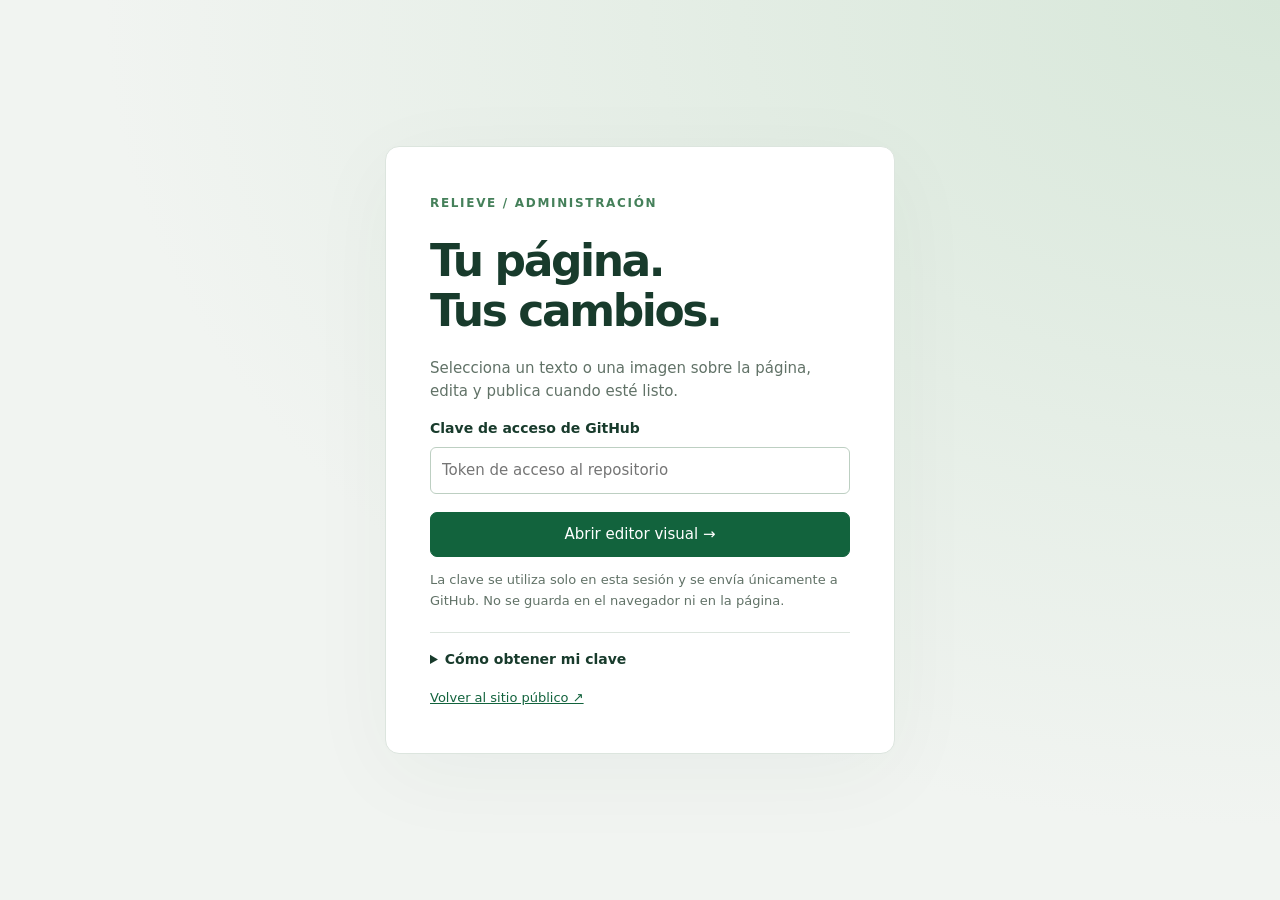
<file: public/editar/index.html>
<!doctype html><html lang="es"><head><meta charset="utf-8"><meta name="viewport" content="width=device-width,initial-scale=1"><meta name="robots" content="noindex,nofollow"><title>Editor visual · RELIEVE</title><link rel="stylesheet" href="editor.css?v=3"></head><body>
<section id="login" class="login"><div class="login-card"><span class="eyebrow">RELIEVE / ADMINISTRACIÓN</span><h1>Tu página.<br>Tus cambios.</h1><p>Selecciona un texto o una imagen sobre la página, edita y publica cuando esté listo.</p><form id="login-form"><label for="token">Clave de acceso de GitHub</label><input id="token" type="password" autocomplete="off" spellcheck="false" required placeholder="Token de acceso al repositorio"><button class="primary" id="connect" type="submit">Abrir editor visual →</button></form><p class="small">La clave se utiliza solo en esta sesión y se envía únicamente a GitHub. No se guarda en el navegador ni en la página.</p><details><summary>Cómo obtener mi clave</summary><ol><li>En GitHub abre <a href="https://github.com/settings/personal-access-tokens/new" target="_blank" rel="noopener noreferrer">Fine-grained personal access tokens</a>.</li><li>Pon un nombre, una fecha de expiración y el propietario <b>relieveguate-star</b>.</li><li>En Repository access elige <b>Only select repositories → relieve-web</b>.</li><li>En Repository permissions concede <b>Contents: Read and write</b>. Metadata queda en lectura.</li><li>Genera el token y pégalo aquí. No lo compartas por chat ni lo subas a GitHub.</li></ol></details><p id="login-status" role="status"></p><a href="/" class="small">Volver al sitio público ↗</a></div></section>
<div id="workspace" hidden><header class="toolbar"><a class="wordmark" href="/" target="_blank" rel="noopener">RELIEVE<span>EDITOR VISUAL</span></a><label class="page-label">Página<select id="page"></select></label><div class="view-buttons" aria-label="Tamaño de vista previa"><button id="desktop" class="selected" aria-pressed="true">Escritorio</button><button id="mobile" aria-pressed="false">Celular</button></div><button id="toggle-panel" aria-expanded="false">Diseño y contenido</button><span id="changes">Sin cambios</span><button id="undo" disabled>Deshacer</button><button id="review" class="primary" disabled>Revisar y publicar</button><button id="logout" title="Cerrar sesión">Salir</button></header><div class="editor-layout"><aside class="panel"><button id="close-panel" type="button">Cerrar panel ×</button><div class="panel-title"><span class="eyebrow">CONTENIDO</span><h2 id="selection-title">Selecciona un elemento</h2><p id="selection-help">Escribe directamente sobre los textos. Selecciona una foto o el logo para reemplazarlo.</p></div><div id="text-panel" hidden><label for="text-value">Texto</label><textarea id="text-value" rows="8"></textarea><p class="small">Los cambios se ven al instante. Se publican solo cuando lo indiques.</p></div><div id="image-panel" hidden><img id="image-preview" alt="Imagen seleccionada"><label id="file-label" for="file">Reemplazar imagen</label><input id="file" type="file" accept="image/png,image/jpeg,image/webp,image/gif"><p class="small" id="media-note"></p></div><details class="media-picker"><summary>Todas las fotos, logo y video</summary><label for="media-select">Archivo de la página</label><select id="media-select"></select><button id="select-media" type="button">Cambiar este archivo</button></details><details class="contact"><summary>Teléfono y correo</summary><label for="email">Correo</label><input id="email" type="email"><label for="phone">WhatsApp — solo dígitos</label><input id="phone" inputmode="numeric"><label for="phone-label">Teléfono visible</label><input id="phone-label"></details><div class="panel-bottom"><p id="status" role="status" aria-live="polite">Listo para editar.</p><a href="/" target="_blank" rel="noopener">Ver página publicada ↗</a></div></aside><main class="canvas"><div class="canvas-caption">PULSA UN TEXTO Y ESCRIBE · PARA FOTOS, ABRE FOTOS Y AJUSTES</div><div id="frame-wrap"><iframe id="preview" title="Vista editable de la página RELIEVE" sandbox="allow-same-origin"></iframe></div></main></div></div>
<dialog id="confirm"><form method="dialog"><span class="eyebrow">PUBLICAR CAMBIOS</span><h2>¿Publicar esta versión?</h2><p id="summary"></p><p>Los cambios se guardarán juntos en GitHub. Cloudflare actualizará la página cuando termine de procesarlos.</p><div class="actions"><button value="cancel">Seguir editando</button><button id="publish" class="primary" value="publish">Publicar</button></div></form></dialog><script type="module" src="editor.js?v=3"></script></body></html>
</file>
<file: public/editar/editor.css>
:root{font:15px/1.55 system-ui,-apple-system,"Segoe UI",sans-serif;color:#183b2c;background:#f1f4f1;--green:#12633d;--line:#dce5de}*{box-sizing:border-box}[hidden]{display:none!important}body{margin:0}a{color:var(--green)}button,input,select,textarea{font:inherit}button{cursor:pointer;background:#fff;border:1px solid var(--line);border-radius:7px;padding:10px 15px;color:#183b2c}button:hover{background:#eaf1ec}button:disabled{opacity:.5;cursor:default}.primary{background:var(--green);color:white;border-color:var(--green)}.primary:hover{background:#084d2c}.eyebrow{font-size:12px;font-weight:700;letter-spacing:.14em;color:#45805a}h1{font-size:44px;line-height:1.12;letter-spacing:-.055em;font-weight:550;margin:22px 0}h2{font-size:22px;line-height:1.3;font-weight:600;margin:10px 0}p{color:#617267}label{display:block;margin:15px 0 7px;font-size:14px;font-weight:600}input,textarea,select{width:100%;padding:11px;border:1px solid #bdcfc2;border-radius:6px;color:#193e2a;background:white}textarea{resize:vertical}.small{font-size:13px;line-height:1.6}.login{min-height:100vh;display:grid;place-items:center;padding:35px;background:radial-gradient(ellipse at top right,#d7e7d9,transparent 65%)}.login-card{background:#fff;padding:44px;border:1px solid var(--line);border-radius:14px;width:min(510px,100%);box-shadow:0 20px 90px #1243280b}.login-card .primary{width:100%;margin-top:18px}details{font-size:14px;border-top:1px solid var(--line);padding-top:16px;margin-top:20px}summary{cursor:pointer;font-weight:600}li{margin-bottom:10px}.toolbar{height:84px;background:white;border-bottom:1px solid var(--line);display:flex;align-items:center;gap:14px;padding:0 22px}.wordmark{font-size:20px;font-weight:800;letter-spacing:.02em;text-decoration:none;margin-right:12px}.wordmark span{display:block;font-size:9px;letter-spacing:.16em;font-weight:600}.page-label{margin:0;font-size:11px;color:#617267;min-width:185px}.page-label select{padding:6px 10px;font-size:14px}.view-buttons{display:flex;gap:4px}.view-buttons button{font-size:13px;padding:8px}.selected{background:#e4eee5;border-color:#8bae95}#changes{margin-left:auto;font-size:12px;white-space:nowrap}.editor-layout{display:grid;grid-template-columns:300px 1fr;height:calc(100vh - 84px)}.panel{background:#fff;border-right:1px solid var(--line);padding:25px;overflow-y:auto;display:flex;flex-direction:column}.panel-title p{font-size:14px}#image-preview{width:100%;height:170px;object-fit:contain;background:#edf1ed;border:1px solid var(--line);border-radius:7px}#file{font-size:12px}.contact input{font-size:14px}.panel-bottom{margin-top:auto;padding-top:28px;font-size:13px}#status{padding:12px;background:#f1f5f2;border-radius:6px;overflow-wrap:anywhere}.canvas{overflow:auto;padding:20px 24px 24px}.canvas-caption{text-align:center;font-size:10px;letter-spacing:.15em;color:#718378;margin-bottom:14px}#frame-wrap{margin:auto;height:calc(100% - 30px);width:100%;transition:width .2s;box-shadow:0 8px 36px #13342212;background:white}#frame-wrap.mobile{width:390px;max-width:100%}iframe{width:100%;height:100%;border:0;display:block}dialog{border:1px solid var(--line);border-radius:14px;padding:35px;width:min(510px,95%);color:#183b2c}dialog::backdrop{background:#07271980}.actions{display:flex;justify-content:flex-end;gap:12px;margin-top:25px}:focus-visible{outline:3px solid #70b88a;outline-offset:3px}@media(max-width:1050px){.toolbar{flex-wrap:wrap;height:auto;min-height:110px;padding:12px}.view-buttons{display:none}.editor-layout{height:calc(100vh - 120px);grid-template-columns:250px 1fr}.panel{padding:18px}.canvas{padding:12px}#changes{margin-left:0}}@media(max-width:650px){.toolbar{gap:8px}.toolbar button{padding:7px;font-size:12px}.wordmark{font-size:16px}.page-label{min-width:160px;flex:1}.editor-layout{display:flex;flex-direction:column;height:auto}.panel{max-height:330px;overflow:auto;border-bottom:1px solid var(--line)}.panel-title p{margin:5px 0}.panel-bottom{padding-top:0}.canvas{height:70vh;min-height:500px}h1{font-size:36px}.login{padding:16px}.login-card{padding:28px}}

/* Full-width page; optional controls float above it instead of shrinking it. */
.editor-layout{display:block;position:relative;height:calc(100dvh - 84px)}
.canvas{height:100%;padding:0;overflow:hidden}.canvas-caption{display:none}
#frame-wrap{height:100%;width:100%;box-shadow:none}#frame-wrap.mobile{width:390px}
.panel{display:none;position:absolute;right:16px;top:12px;bottom:12px;width:320px;z-index:20;border:1px solid var(--line);border-radius:12px;box-shadow:0 12px 60px #002b2633}
.panel-open .panel{display:flex}#close-panel{align-self:flex-end;margin-bottom:12px;padding:6px 10px}
.toolbar{gap:10px}.toolbar button{white-space:nowrap;padding:9px 10px}.wordmark{margin-right:0}.page-label{min-width:150px}
@media(max-width:1200px){.toolbar{height:112px;flex-wrap:wrap;padding:10px 15px}.editor-layout{height:calc(100dvh - 112px)}}
@media(max-width:650px){.toolbar{height:150px;align-content:center}.editor-layout{height:calc(100dvh - 150px)}.panel{width:min(320px,95%);max-height:none;right:6px}.canvas{min-height:0}#changes{font-size:11px}}

.panel{width:360px}.panel input[type="color"]{height:40px;padding:4px;cursor:pointer}.panel input[type="checkbox"]{width:auto;margin-right:8px}.advanced-actions{display:flex;gap:6px;flex-wrap:wrap;margin:12px 0}.advanced-actions button{font-size:12px;padding:7px 10px}.panel details{padding-bottom:12px}.panel input[type="range"]{padding:0;width:100%;accent-color:#12633d}.panel input[type="file"]{font-size:12px}.panel select{font-size:13px}#block-fields{border-left:2px solid #dce5de;padding-left:12px}#size-panel summary{line-height:1.4}@media(max-width:650px){.panel{width:min(360px,95%)}}
</file>
